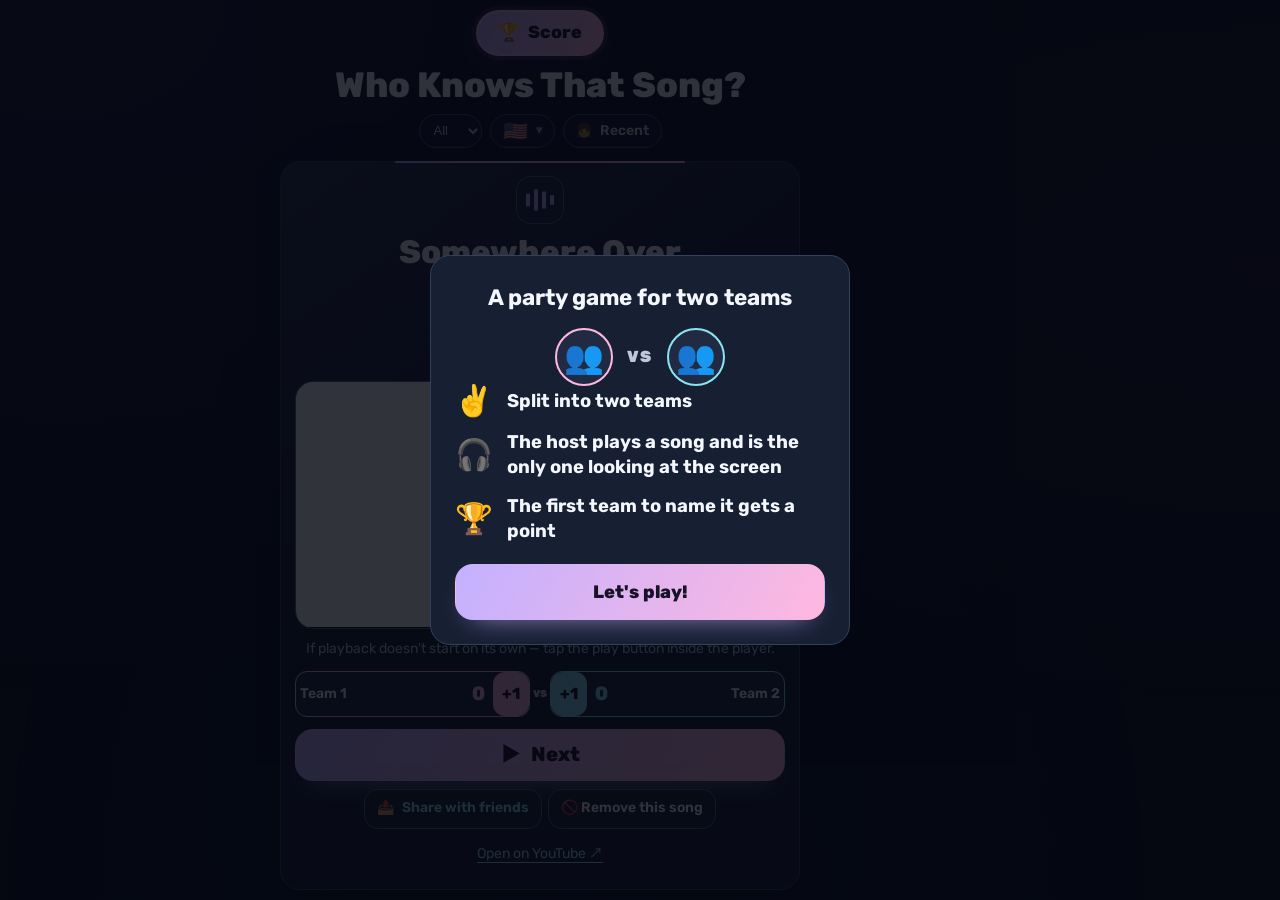
<file: index.html>
<!doctype html>
<html lang="he" dir="rtl">
<head>
  <meta charset="utf-8" />
  <meta name="viewport" content="width=device-width, initial-scale=1" />
  <script>
    (function () {
      var h = window.innerHeight;
      document.documentElement.className += h <= 800 ? " screen-short" : h <= 900 ? " screen-regular" : " screen-tall";
    })();
  </script>
  <title>זיהוי שירים אקראי</title>
  <meta name="description" content="כלי משחק קבוצתי: שיר רנדומלי, אומן ושנה, מנוגן ישירות מהעמוד." />
  <meta property="og:type" content="website" />
  <meta property="og:site_name" content="Muzika Party" />
  <meta property="og:title" content="מי מזהה את השיר? משחק מסיבה" />
  <meta property="og:description" content="נחשו את השיר לפני כולם. אתגרו אותי!" />
  <meta property="og:image" content="https://muzika.sofrimyamim.com/icons/icon-512.png" />
  <meta property="og:url" content="https://muzika.sofrimyamim.com/" />
  <meta name="twitter:card" content="summary" />
  <link rel="icon" href="favicon.png" type="image/png" />
  <link rel="apple-touch-icon" href="icons/icon-192.png" />
  <link rel="manifest" href="manifest.json" />
  <meta name="theme-color" content="#7c3aed" media="(prefers-color-scheme: light)" />
  <meta name="theme-color" content="#0a0a12" media="(prefers-color-scheme: dark)" />
  <meta name="apple-mobile-web-app-capable" content="yes" />
  <meta name="apple-mobile-web-app-title" content="מי מזהה את השיר?" />
  <link rel="preconnect" href="https://fonts.googleapis.com" />
  <link rel="preconnect" href="https://fonts.gstatic.com" crossorigin />
  <link href="https://fonts.googleapis.com/css2?family=Rubik:wght@400;500;600;700;800;900&family=Noto+Sans:wght@400;600;700&family=Noto+Sans+Arabic:wght@400;600;700&family=Noto+Sans+SC:wght@400;600;700&family=Noto+Sans+Devanagari:wght@400;600;700&family=Noto+Sans+JP:wght@400;600;700&family=Noto+Sans+KR:wght@400;600;700&display=swap" rel="stylesheet" />
  <link rel="stylesheet" href="style.css" />
</head>
<body>
  <noscript data-i18n="noscript">הדף הזה זקוק ל-JavaScript כדי לבחור ולנגן שירים. אנא הפעילו JavaScript בדפדפן.</noscript>

  <div class="bg-glow" aria-hidden="true"></div>

  <div class="challenge-banner" id="challengeBanner" role="status" hidden></div>


  <div class="modal-overlay" id="langOverlay" hidden>
    <div class="modal" role="dialog" aria-modal="true" aria-labelledby="langModalTitle" id="langModal">
      <div class="modal-header">
        <h2 id="langModalTitle" data-i18n="langModalTitle">בחירת שפה</h2>
        <button class="modal-close" id="langCloseBtn" type="button" data-i18n-aria="scoreModalClose" aria-label="סגירת פופאפ">×</button>
      </div>
      <div class="modal-body">
        <div class="lang-grid" id="langGrid"></div>
      </div>
    </div>
  </div>

  <div class="modal-overlay" id="scoreOverlay" hidden>
    <div class="modal" role="dialog" aria-modal="true" aria-labelledby="scoreModalTitle" id="scoreModal">
      <div class="modal-header">
        <h2 id="scoreModalTitle" data-i18n="scoreModalTitle">ניקוד קבוצות</h2>
        <button class="modal-close" id="scoreCloseBtn" type="button" data-i18n-aria="scoreModalClose" aria-label="סגירת פופאפ">×</button>
      </div>

      <div class="modal-body">
        <div class="score-setup" id="scoreSetup">
          <p class="modal-label" data-i18n="teamsQuestion">כמה קבוצות משחקות?</p>
          <div class="stepper">
            <button type="button" class="stepper-btn" id="teamCountMinus" data-i18n-aria="teamsMinusAria" aria-label="פחות קבוצות">−</button>
            <span class="stepper-value" id="teamCountValue">2</span>
            <button type="button" class="stepper-btn" id="teamCountPlus" data-i18n-aria="teamsPlusAria" aria-label="עוד קבוצות">+</button>
          </div>
          <button type="button" class="primary-btn" id="startScoringBtn" data-i18n="startScoring">התחלת ניקוד</button>
        </div>

        <div class="scoreboard" id="scoreboard" hidden>
          <div class="score-rows" id="scoreRows"></div>
          <div class="scoreboard-actions">
            <button type="button" class="link-btn" id="reconfigureBtn" data-i18n="reconfigure">שינוי מספר קבוצות</button>
            <button type="button" class="link-btn" id="shareScoreBtn" data-i18n="shareResult">שתף תוצאה</button>
            <button type="button" class="danger-btn" id="resetScoresBtn" data-i18n="resetScores">איפוס ניקוד</button>
          </div>
        </div>
      </div>
    </div>
  </div>

  <div class="howto" id="howto" hidden>
    <div class="howto-card" role="dialog" aria-modal="true" aria-labelledby="howtoTitle">
      <h2 id="howtoTitle" data-i18n="howtoTitle">משחק מסיבה לשתי קבוצות</h2>
      <div class="howto-teams" aria-hidden="true"><span class="howto-team howto-team--0">👥</span><span class="howto-vs">VS</span><span class="howto-team howto-team--1">👥</span></div>
      <ul class="howto-list">
        <li><span class="howto-icon" aria-hidden="true">✌️</span><span data-i18n="howto1Title">מתחלקים לשתי קבוצות</span></li>
        <li><span class="howto-icon" aria-hidden="true">🎧</span><span data-i18n="howto2Title">המנחה מנגן שיר, ורק המנחה רואה את המסך</span></li>
        <li><span class="howto-icon" aria-hidden="true">🏆</span><span data-i18n="howto3Title">הקבוצה שמזהה ראשונה מקבלת נקודה</span></li>
      </ul>
      <div class="howto-actions">
        <button type="button" class="primary-btn" id="howtoPlay" data-i18n="howtoOk">יאללה, משחקים!</button>
      </div>
    </div>
  </div>
  <div class="app-shell" id="appShell">
  <header class="masthead">
    <div class="masthead-actions">
      <button class="score-fab" id="scoreOpenBtn" type="button" aria-haspopup="dialog" aria-controls="scoreModal">
        <span aria-hidden="true">🏆</span> <span data-i18n="scoreBtn">ניקוד</span>
      </button>
    </div>
    <span class="kicker"><span class="kicker-dot" aria-hidden="true"></span><span data-i18n="kicker">משחק חברתי לשתי קבוצות</span></span>
    <h1 data-i18n="title">מי מזהה את השיר?</h1>
    <div class="masthead-settings">
      <label class="decade-filter"><span class="sr-only" data-i18n="decadeLabel">עשור</span><select id="decadeSelect" aria-label="עשור"><option value="all" data-i18n="decadeAll">הכול</option><option value="1980">80s</option><option value="1990">90s</option><option value="2000">00s</option><option value="2010">10s</option><option value="2020">20s</option></select></label>
      <button class="lang-btn" id="langOpenBtn" type="button" aria-haspopup="dialog" aria-controls="langModal" aria-label="עברית">
        <span id="langFlag" class="lang-flag-main" aria-hidden="true">🇮🇱</span>
        <span id="langName" class="sr-only">עברית</span>
        <span class="lang-caret" aria-hidden="true">▾</span>
      </button>
      <button class="new-btn" id="newBtn" type="button" aria-pressed="false" data-i18n-aria="newBtnAria" aria-label="מצב ילדים">
        <span aria-hidden="true">👧</span><span class="new-btn-label" data-i18n="newBtnLabel">ילדים</span>
      </button>
    </div>
  </header>

  <main class="sleeve">
    <div class="now-row">
      <div class="visualizer" aria-hidden="true">
        <span class="bar"></span>
        <span class="bar"></span>
        <span class="bar"></span>
        <span class="bar"></span>
      </div>
      <div class="track-info" aria-live="polite">
        <div class="reveal-state" id="revealState">
          <div class="title" id="songTitle" dir="auto">—</div>
          <div class="artist" id="songArtist" dir="auto">—</div>
          <div class="year" id="songYear">—</div>
        </div>
      </div>
    </div>

    <div class="video-frame" id="videoFrame"></div>
    <p class="hint" data-i18n="hint">אם הניגון לא מתחיל לבד — לחצו על כפתור ההפעלה בתוך הנגן.</p>

    <div class="team-bar team-bar--2" id="teamBar"></div>

    <div class="controls">
      <button class="shuffle-btn" id="primaryBtn" type="button">
        <span class="primary-icon" id="primaryIcon" aria-hidden="true">🎭</span> <span id="primaryLabel" data-i18n="nextBtn">הבא</span>
      </button>
      <div class="secondary-actions">
        <button class="share-btn" id="shareBtn" type="button">
          <span aria-hidden="true">📤</span> <span data-i18n="shareBtn">שתף עם חברים</span>
        </button>
        <button class="yt-link" id="hideSongBtn" type="button" hidden data-i18n="hideSong">🚫 להוציא את השיר</button>
        <a class="yt-link" id="ytLink" href="#" target="_blank" rel="noopener" hidden data-i18n="ytLink">פתח ביוטיוב ↗</a>
      </div>
    </div>
  </main>
  </div>

  <script src="i18n.js"></script>
  <script src="analytics.js"></script>
  <script src="challenge.js"></script>
  <script src="musicProvider.js"></script>
  <script src="shuffleEngine.js"></script>
  <script src="app.js"></script>
  <script src="score.js"></script>
  <script src="share.js"></script>
  <script src="lang.js"></script>
  <script>
    if ("serviceWorker" in navigator) {
      window.addEventListener("load", () => {
        navigator.serviceWorker.register("service-worker.js").catch(() => {});
      });
    }
  </script>
</body>
</html>
</file>
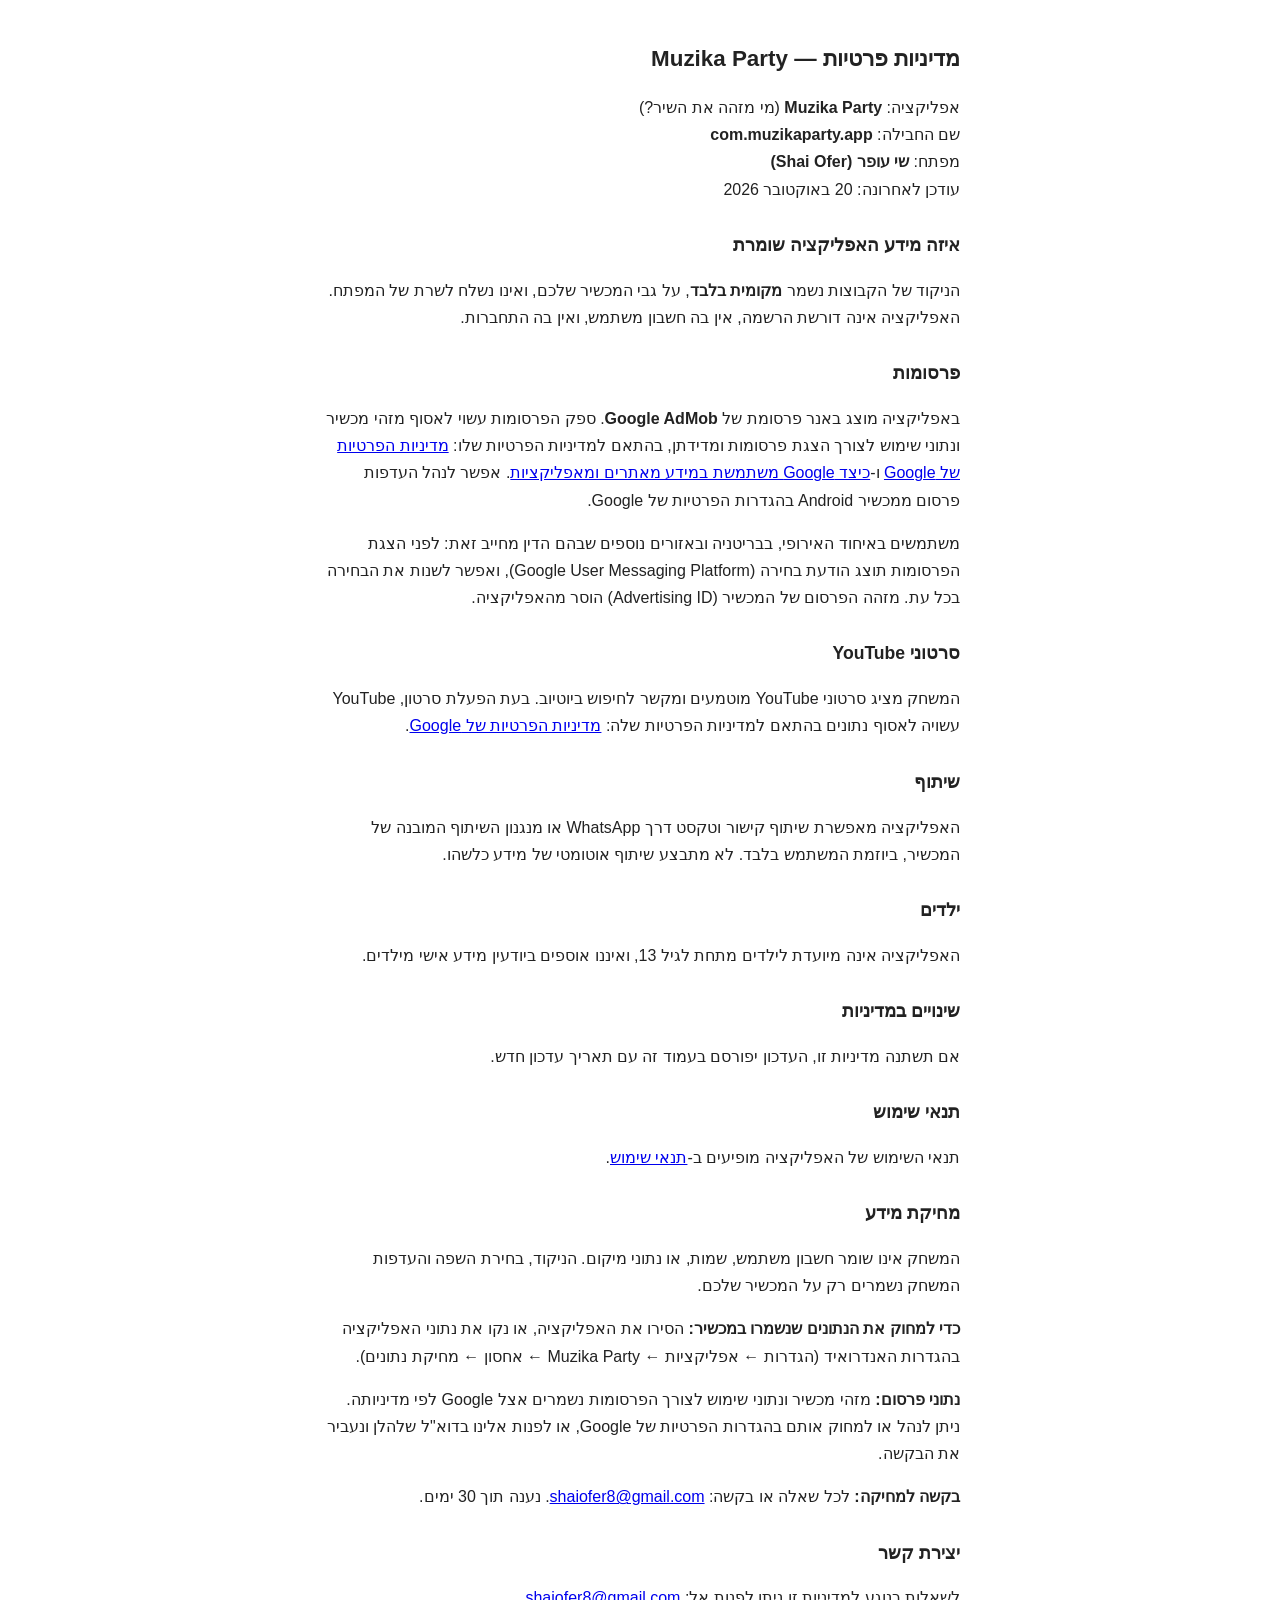
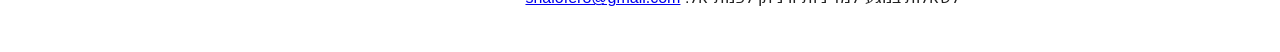
<file: privacy-policy.html>
<!doctype html>
<html lang="he" dir="rtl">
<head>
<meta charset="UTF-8">
<meta name="viewport" content="width=device-width, initial-scale=1">
<title>מדיניות פרטיות — Muzika Party</title>
<style>
  body { font-family: -apple-system, "Segoe UI", Arial, sans-serif; max-width: 640px; margin: 40px auto; padding: 0 20px; line-height: 1.7; color: #222; }
  h1 { font-size: 1.4rem; }
  h2 { font-size: 1.1rem; margin-top: 28px; }
</style>
</head>
<body>
  <h1>מדיניות פרטיות — Muzika Party</h1>
  <p>אפליקציה: <strong>Muzika Party</strong> (מי מזהה את השיר?)<br>
  שם החבילה: <strong>com.muzikaparty.app</strong><br>
  מפתח: <strong>שי עופר (Shai Ofer)</strong><br>
  עודכן לאחרונה: 20 באוקטובר 2026</p>

  <h2>איזה מידע האפליקציה שומרת</h2>
  <p>הניקוד של הקבוצות נשמר <strong>מקומית בלבד</strong>, על גבי המכשיר שלכם, ואינו נשלח לשרת של המפתח. האפליקציה אינה דורשת הרשמה, אין בה חשבון משתמש, ואין בה התחברות.</p>

  <h2>פרסומות</h2>
  <p>באפליקציה מוצג באנר פרסומת של <strong>Google AdMob</strong>. ספק הפרסומות עשוי לאסוף מזהי מכשיר ונתוני שימוש לצורך הצגת פרסומות ומדידתן, בהתאם למדיניות הפרטיות שלו:
  <a href="https://policies.google.com/privacy" target="_blank" rel="noopener">מדיניות הפרטיות של Google</a> ו-<a href="https://policies.google.com/technologies/ads" target="_blank" rel="noopener">כיצד Google משתמשת במידע מאתרים ומאפליקציות</a>. אפשר לנהל העדפות פרסום ממכשיר Android בהגדרות הפרטיות של Google.</p>
  <p>משתמשים באיחוד האירופי, בבריטניה ובאזורים נוספים שבהם הדין מחייב זאת: לפני הצגת הפרסומות תוצג הודעת בחירה (Google User Messaging Platform), ואפשר לשנות את הבחירה בכל עת. מזהה הפרסום של המכשיר (Advertising ID) הוסר מהאפליקציה.</p>

  <h2>סרטוני YouTube</h2>
  <p>המשחק מציג סרטוני YouTube מוטמעים ומקשר לחיפוש ביוטיוב. בעת הפעלת סרטון, YouTube עשויה לאסוף נתונים בהתאם למדיניות הפרטיות שלה: <a href="https://policies.google.com/privacy" target="_blank" rel="noopener">מדיניות הפרטיות של Google</a>.</p>

  <h2>שיתוף</h2>
  <p>האפליקציה מאפשרת שיתוף קישור וטקסט דרך WhatsApp או מנגנון השיתוף המובנה של המכשיר, ביוזמת המשתמש בלבד. לא מתבצע שיתוף אוטומטי של מידע כלשהו.</p>

  <h2>ילדים</h2>
  <p>האפליקציה אינה מיועדת לילדים מתחת לגיל 13, ואיננו אוספים ביודעין מידע אישי מילדים.</p>

  <h2>שינויים במדיניות</h2>
  <p>אם תשתנה מדיניות זו, העדכון יפורסם בעמוד זה עם תאריך עדכון חדש.</p>

  <h2>תנאי שימוש</h2>
  <p>תנאי השימוש של האפליקציה מופיעים ב-<a href="terms.html">תנאי שימוש</a>.</p>
  <h2 id="deletion">מחיקת מידע</h2>
  <p>המשחק אינו שומר חשבון משתמש, שמות, או נתוני מיקום. הניקוד, בחירת השפה והעדפות המשחק נשמרים רק על המכשיר שלכם.</p>
  <p><strong>כדי למחוק את הנתונים שנשמרו במכשיר:</strong> הסירו את האפליקציה, או נקו את נתוני האפליקציה בהגדרות האנדרואיד (הגדרות ← אפליקציות ← Muzika Party ← אחסון ← מחיקת נתונים).</p>
  <p><strong>נתוני פרסום:</strong> מזהי מכשיר ונתוני שימוש לצורך הפרסומות נשמרים אצל Google לפי מדיניותה. ניתן לנהל או למחוק אותם בהגדרות הפרטיות של Google, או לפנות אלינו בדוא"ל שלהלן ונעביר את הבקשה.</p>
  <p><strong>בקשה למחיקה:</strong> לכל שאלה או בקשה: <a href="mailto:shaiofer8@gmail.com">shaiofer8@gmail.com</a>. נענה תוך 30 ימים.</p>
  <h2>יצירת קשר</h2>
  <p>לשאלות בנוגע למדיניות זו ניתן לפנות אל: <a href="mailto:shaiofer8@gmail.com">shaiofer8@gmail.com</a></p>
</body>
</html>
</file>
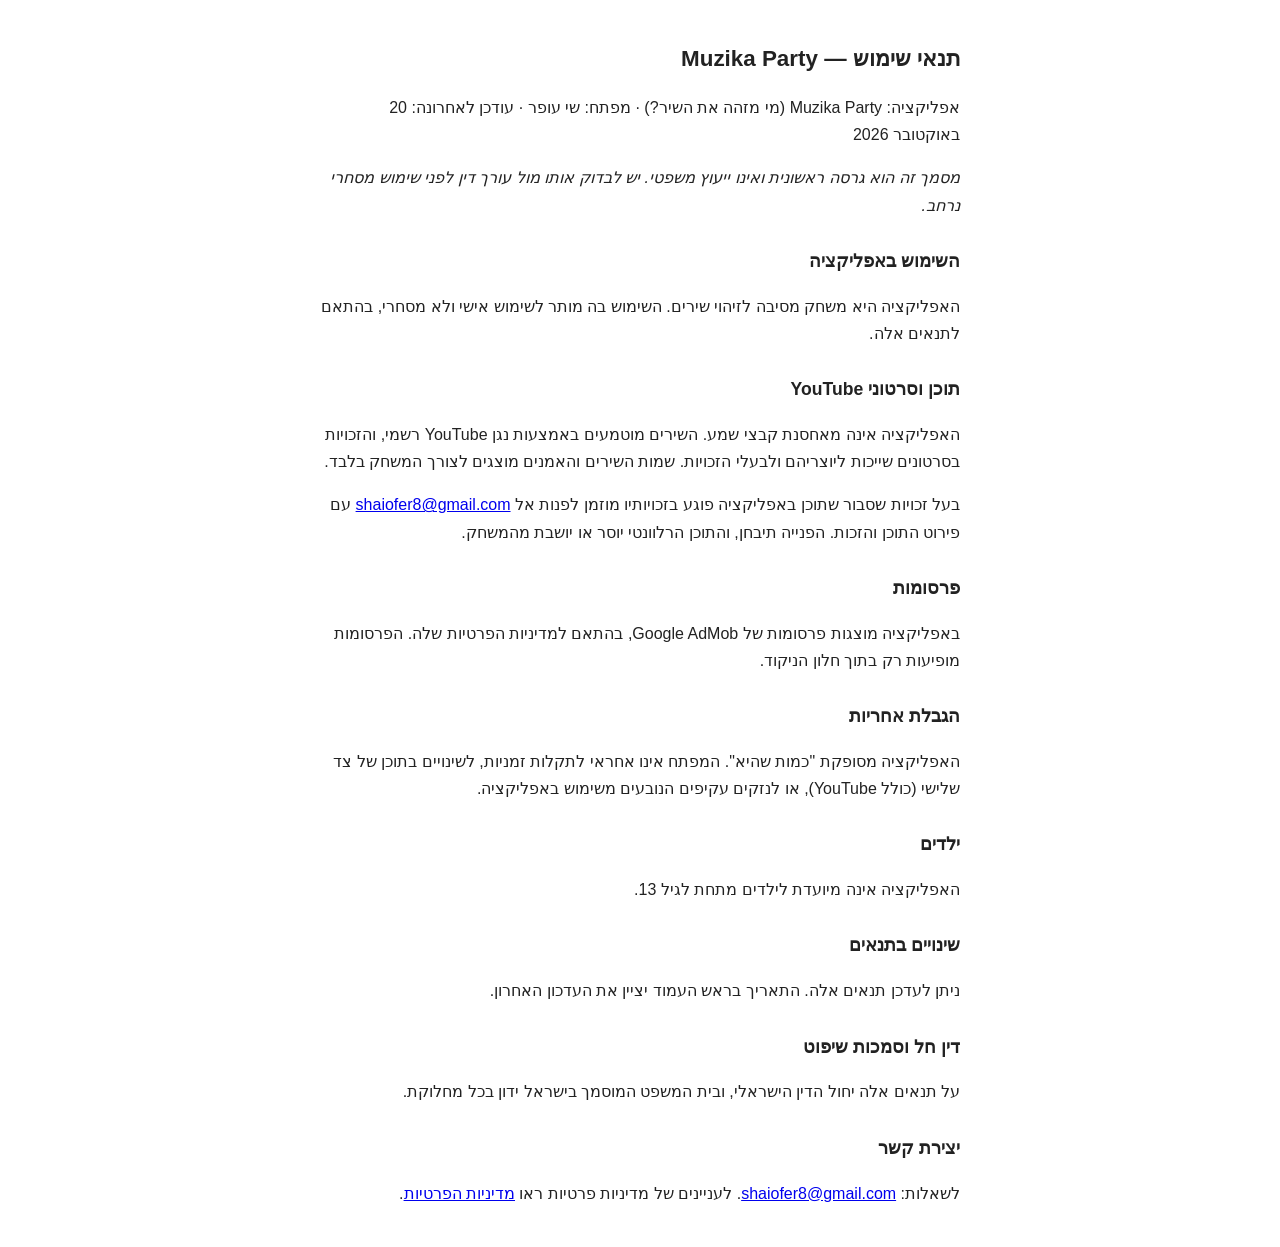
<file: terms.html>
<!doctype html>
<html lang="he" dir="rtl">
<head>
<meta charset="utf-8">
<meta name="viewport" content="width=device-width, initial-scale=1">
<title>תנאי שימוש — Muzika Party</title>
<style>
  body { font-family: -apple-system, "Segoe UI", Arial, sans-serif; max-width: 640px; margin: 40px auto; padding: 0 20px; line-height: 1.7; color: #222; }
  h1 { font-size: 1.4rem; }
  h2 { font-size: 1.1rem; margin-top: 28px; }
</style>
</head>
<body>
<h1>תנאי שימוש — Muzika Party</h1>
<p>אפליקציה: Muzika Party (מי מזהה את השיר?) · מפתח: שי עופר · עודכן לאחרונה: 20 באוקטובר 2026</p>
<p><em>מסמך זה הוא גרסה ראשונית ואינו ייעוץ משפטי. יש לבדוק אותו מול עורך דין לפני שימוש מסחרי נרחב.</em></p>

<h2>השימוש באפליקציה</h2>
<p>האפליקציה היא משחק מסיבה לזיהוי שירים. השימוש בה מותר לשימוש אישי ולא מסחרי, בהתאם לתנאים אלה.</p>

<h2>תוכן וסרטוני YouTube</h2>
<p>האפליקציה אינה מאחסנת קבצי שמע. השירים מוטמעים באמצעות נגן YouTube רשמי, והזכויות בסרטונים שייכות ליוצריהם ולבעלי הזכויות. שמות השירים והאמנים מוצגים לצורך המשחק בלבד.</p>
<p>בעל זכויות שסבור שתוכן באפליקציה פוגע בזכויותיו מוזמן לפנות אל <a href="mailto:shaiofer8@gmail.com">shaiofer8@gmail.com</a> עם פירוט התוכן והזכות. הפנייה תיבחן, והתוכן הרלוונטי יוסר או יושבת מהמשחק.</p>

<h2>פרסומות</h2>
<p>באפליקציה מוצגות פרסומות של Google AdMob, בהתאם למדיניות הפרטיות שלה. הפרסומות מופיעות רק בתוך חלון הניקוד.</p>

<h2>הגבלת אחריות</h2>
<p>האפליקציה מסופקת "כמות שהיא". המפתח אינו אחראי לתקלות זמניות, לשינויים בתוכן של צד שלישי (כולל YouTube), או לנזקים עקיפים הנובעים משימוש באפליקציה.</p>

<h2>ילדים</h2>
<p>האפליקציה אינה מיועדת לילדים מתחת לגיל 13.</p>

<h2>שינויים בתנאים</h2>
<p>ניתן לעדכן תנאים אלה. התאריך בראש העמוד יציין את העדכון האחרון.</p>

<h2>דין חל וסמכות שיפוט</h2>
<p>על תנאים אלה יחול הדין הישראלי, ובית המשפט המוסמך בישראל ידון בכל מחלוקת.</p>

<h2>יצירת קשר</h2>
<p>לשאלות: <a href="mailto:shaiofer8@gmail.com">shaiofer8@gmail.com</a>. לעניינים של מדיניות פרטיות ראו <a href="privacy-policy.html">מדיניות הפרטיות</a>.</p>
</body>
</html>
</file>
<file: style.css>
:root {
  color-scheme: dark;

  --bg: #090d19;
  --surface: #171f33;
  --glass: rgba(23, 31, 51, 0.9);
  --surface-raised: #202b43;
  --surface-hover: #2b3853;
  --text: #f5f7ff;
  --text-muted: #bdc8df;
  --border: #536381;
  --border-soft: #34415c;
  --accent-a: #c3b1ff;
  --accent-b: #ffb8df;
  --accent-c: #8ce4f0;
  --on-accent: #171225;
  --danger: #ffb5c8;
  --danger-bg: #3b2436;
  --success: #a7efce;
  --success-bg: #19382f;
  --focus: #b5f3ff;
  --video-bg: #050810;
  --overlay: rgba(4, 7, 16, 0.82);
  --shadow: rgba(0, 0, 0, 0.42);
  --glow-a: rgba(137, 100, 255, 0.10);
  --glow-b: rgba(240, 114, 184, 0.05);
  --glow-c: rgba(74, 209, 225, 0.04);
  --accent-wash: rgba(195, 177, 255, 0.12);
  --clear: transparent;

  --gradient: linear-gradient(
    120deg,
    var(--accent-a),
    var(--accent-b)
  );
  --radius: 20px;
  --radius-small: 12px;
  --ease: cubic-bezier(0.22, 1, 0.36, 1);
  --fast: 160ms;
  --enter: 280ms;
}

*,
*::before,
*::after {
  box-sizing: border-box;
}

html {
  min-block-size: 100%;
  background: var(--bg);
  scroll-padding-block: 24px;
}

body {
  margin: 0;
  min-block-size: 100vh;
  min-block-size: 100svh;
  padding: 20px 16px 40px;
  padding-block-start: max(20px, env(safe-area-inset-top));
  padding-block-end: max(40px, env(safe-area-inset-bottom));
  padding-inline-start: max(16px, env(safe-area-inset-left));
  padding-inline-end: max(16px, env(safe-area-inset-right));
  display: grid;
  grid-template-columns: repeat(2, minmax(0, 1fr));
  align-content: start;
  gap: 20px 12px;
  isolation: isolate;
  direction: inherit;
  background: var(--bg);
  color: var(--text);
  font-family:
    "Rubik", "Noto Sans", "Noto Sans Arabic",
    "Noto Sans SC", "Noto Sans Devanagari",
    "Noto Sans JP", "Noto Sans KR",
    "Segoe UI", "Arial Hebrew", Arial, sans-serif;
  font-size: 16px;
  line-height: 1.6;
}

body > :is(
  noscript,
  .challenge-banner,
  .app-shell,
  footer.meta
) {
  grid-column: 1 / -1;
  inline-size: min(100%, 520px);
  min-inline-size: 0;
  justify-self: center;
}

[hidden] {
  display: none !important;
}

button,
input {
  font: inherit;
}

button,
a,
input {
  -webkit-tap-highlight-color: var(--accent-wash);
}

button,
a {
  touch-action: manipulation;
}

button,
a,
input,
h1,
h2,
p {
  overflow-wrap: anywhere;
}

button {
  min-inline-size: 44px;
  min-block-size: 44px;
  padding: 10px 16px;
  border: 1px solid var(--border);
  border-radius: var(--radius-small);
  background: var(--surface);
  color: var(--text);
  font-weight: 600;
  line-height: 1.45;
  cursor: pointer;
  transition:
    transform var(--fast) var(--ease),
    background-color var(--fast) ease,
    border-color var(--fast) ease,
    box-shadow var(--fast) ease;
}

a {
  color: var(--accent-c);
  text-underline-offset: 4px;
}

:where(button, a, input, [tabindex]):focus-visible {
  outline: 3px solid var(--focus);
  outline-offset: 4px;
}

button:disabled {
  cursor: not-allowed;
  opacity: 0.65;
}

button:not(:disabled):active,
a:active {
  transform: translateY(1px) scale(0.98);
}

.bg-glow {
  position: fixed;
  inset: 0;
  z-index: -1;
  pointer-events: none;
  background:
    radial-gradient(
      ellipse at 5% 0%,
      var(--glow-a),
      var(--clear) 55%
    ),
    radial-gradient(
      ellipse at 100% 30%,
      var(--glow-b),
      var(--clear) 50%
    ),
    radial-gradient(
      ellipse at 45% 100%,
      var(--glow-c),
      var(--clear) 60%
    );
}

.sr-only {
  position: absolute;
  inline-size: 1px;
  block-size: 1px;
  padding: 0;
  margin: -1px;
  overflow: hidden;
  clip-path: inset(50%);
  white-space: nowrap;
  border: 0;
}

/* Toolbar stays in document flow, including at large text sizes. */
.score-fab,
.wa-fab {
  grid-row: 1;
  inline-size: fit-content;
  max-inline-size: 100%;
  min-block-size: 44px;
  display: inline-flex;
  align-items: center;
  justify-content: center;
  gap: 8px;
  padding: 10px 14px;
  border: 1px solid var(--border);
  border-radius: 999px;
  background: var(--glass);
  color: var(--text);
  text-align: center;
  text-decoration: none;
  font-size: 0.875rem;
  font-weight: 600;
  transition:
    transform var(--fast) var(--ease),
    background-color var(--fast) ease,
    border-color var(--fast) ease;
}

.score-fab {
  border: 0;
  background: var(--gradient);
  color: var(--on-accent);
  font-weight: 800;
  box-shadow: 0 8px 24px var(--glow-a);
}

.wa-fab {
  grid-column: 2;
  justify-self: end;
  color: var(--success);
  background: var(--success-bg);
}

.masthead {
  display: flex;
  flex-direction: column;
  align-items: center;
  gap: 14px;
  text-align: center;
  animation: enter var(--enter) var(--ease);
}

.masthead-actions {
  display: flex;
  flex-wrap: wrap;
  justify-content: center;
  gap: 10px;
}

.masthead-settings {
  display: flex;
  justify-content: center;
  flex-wrap: wrap;
  gap: 8px;
  margin-block-start: 6px;
  opacity: 0.8;
}

.masthead-settings .lang-btn,
.masthead-settings .new-btn {
  min-block-size: 36px;
  font-size: 0.8125rem;
  padding: 6px 12px;
}

.lang-btn,
.new-btn {
  display: inline-flex;
  justify-content: center;
  align-items: center;
  gap: 8px;
  border-radius: 999px;
}

.lang-flag-main,
.lang-flag {
  flex-shrink: 0;
  font-size: 1.25rem;
  line-height: 1;
}

.lang-caret {
  color: var(--text-muted);
  font-size: 0.75rem;
}

.new-btn-label {
  font-size: 0.875rem;
}

.new-btn.active,
.new-btn[aria-pressed="true"],
.lang-option.active {
  border-color: var(--accent-a);
  background: var(--surface-raised);
  box-shadow: inset 0 0 0 1px var(--accent-a);
}

.kicker {
  display: inline-flex;
  align-items: center;
  justify-content: center;
  gap: 8px;
  max-inline-size: 100%;
  color: var(--text-muted);
  font-size: 0.8125rem;
  font-weight: 500;
}

.kicker-dot {
  inline-size: 8px;
  block-size: 8px;
  flex-shrink: 0;
  border-radius: 50%;
  background: var(--accent-c);
  box-shadow: 0 0 18px var(--glow-c);
}

.masthead h1 {
  margin: 0;
  color: var(--text);
  font-size: clamp(2rem, 8vw, 3rem);
  font-weight: 800;
  line-height: 1.25;
  text-wrap: balance;
}

.sleeve {
  position: relative;
  display: flex;
  flex-direction: column;
  align-items: center;
  gap: 20px;
  padding: 24px 18px;
  border: 1px solid var(--border-soft);
  border-radius: var(--radius);
  background:
    linear-gradient(
      145deg,
      var(--accent-wash),
      var(--clear) 45%
    ),
    var(--glass);
  box-shadow: 0 24px 70px -24px var(--shadow);
  animation: enter var(--enter) var(--ease);
}

.sleeve::before {
  content: "";
  position: absolute;
  inset-block-start: -1px;
  inset-inline: 22%;
  block-size: 2px;
  border-radius: 999px;
  background: var(--gradient);
  pointer-events: none;
}

.now-row {
  display: flex;
  flex-direction: column;
  align-items: center;
  gap: 16px;
  inline-size: 100%;
  min-inline-size: 0;
}

.visualizer {
  inline-size: 48px;
  block-size: 48px;
  flex-shrink: 0;
  display: flex;
  align-items: center;
  justify-content: center;
  gap: 4px;
  border: 1px solid var(--border);
  border-radius: 15px;
  background: var(--surface-raised);
}

.visualizer .bar {
  inline-size: 4px;
  block-size: 22px;
  border-radius: 999px;
  background: var(--accent-a);
  transform: scaleY(0.6);
  animation: equalizer 700ms var(--ease) 2;
}

.visualizer .bar:nth-child(2) {
  transform: scaleY(1);
  animation-delay: 80ms;
}

.visualizer .bar:nth-child(3) {
  transform: scaleY(0.8);
  animation-delay: 160ms;
}

.visualizer .bar:nth-child(4) {
  transform: scaleY(0.45);
  animation-delay: 240ms;
}

.track-info,
.reveal-state {
  display: flex;
  flex-direction: column;
  align-items: center;
  gap: 8px;
  inline-size: 100%;
  min-inline-size: 0;
  text-align: center;
}

.track-info.pop {
  animation: enter var(--enter) var(--ease);
}

.track-info .title {
  max-inline-size: 100%;
  color: var(--text);
  font-size: clamp(1.75rem, 7.5vw, 2.5rem);
  font-weight: 800;
  line-height: 1.3;
  text-wrap: balance;
  overflow-wrap: anywhere;
}

.track-info .artist {
  max-inline-size: 100%;
  color: var(--text-muted);
  font-size: 1.125rem;
  line-height: 1.5;
  overflow-wrap: anywhere;
}

.track-info .year {
  padding: 3px 12px;
  border: 1px solid var(--border-soft);
  border-radius: 999px;
  background: var(--surface);
  color: var(--accent-c);
  font-size: 0.875rem;
  font-weight: 600;
  font-variant-numeric: tabular-nums;
}

.video-frame {
  inline-size: 100%;
  aspect-ratio: 16 / 9;
  overflow: hidden;
  border: 1px solid var(--border);
  border-radius: 18px;
  background: var(--video-bg);
}

.video-frame iframe {
  display: block;
  inline-size: 100%;
  block-size: 100%;
  border: 0;
}

.hint,
.listening-hint,
.modal-label {
  margin: 0;
  color: var(--text-muted);
  text-align: center;
  font-size: 0.9375rem;
  line-height: 1.65;
}

.controls {
  display: flex;
  flex-direction: column;
  gap: 12px;
  inline-size: 100%;
}

.shuffle-btn,
.primary-btn {
  display: inline-flex;
  align-items: center;
  justify-content: center;
  gap: 10px;
  inline-size: 100%;
  min-block-size: 56px;
  border-color: var(--clear);
  border-radius: 18px;
  background: var(--gradient);
  color: var(--on-accent);
  font-size: 1.125rem;
  font-weight: 800;
  box-shadow: 0 12px 28px -18px var(--accent-a);
}

.shuffle-btn {
  font-size: 1.25rem;
}

.secondary-actions {
  display: flex;
  align-items: center;
  justify-content: center;
  flex-wrap: wrap;
  gap: 10px;
}

.share-btn,
.skip-btn,
.yt-link {
  display: inline-flex;
  align-items: center;
  justify-content: center;
  gap: 8px;
  min-inline-size: 44px;
  min-block-size: 44px;
  padding: 10px 14px;
  border-radius: 14px;
  font-size: 0.9375rem;
  text-align: center;
}

.share-btn {
  color: var(--accent-c);
}

.yt-link {
  transition:
    background-color var(--fast) ease,
    transform var(--fast) var(--ease);
}

.challenge-banner {
  padding: 14px 18px;
  border: 1px solid var(--accent-a);
  border-radius: 18px;
  background:
    linear-gradient(
      115deg,
      var(--accent-wash),
      var(--clear)
    ),
    var(--glass);
  color: var(--text);
  text-align: start;
  font-size: 1rem;
  font-weight: 600;
  overflow-wrap: anywhere;
  animation: enter var(--enter) var(--ease);
}

body.modal-open {
  overflow: hidden;
}

.modal-overlay {
  position: fixed;
  inset: 0;
  z-index: 50;
  display: flex;
  align-items: center;
  justify-content: center;
  padding: 16px;
  padding-block-start: max(16px, env(safe-area-inset-top));
  padding-block-end: max(16px, env(safe-area-inset-bottom));
  background: var(--overlay);
  animation: fade-in 180ms ease;
}

.modal {
  inline-size: min(100%, 460px);
  min-inline-size: 0;
  max-block-size: 100%;
  overflow-y: auto;
  overscroll-behavior: contain;
  padding: 20px;
  border: 1px solid var(--border);
  border-radius: var(--radius);
  background:
    linear-gradient(
      145deg,
      var(--accent-wash),
      var(--clear) 45%
    ),
    var(--surface);
  color: var(--text);
  box-shadow: 0 28px 80px -20px var(--shadow);
  scrollbar-color: var(--border) var(--surface);
  animation: enter var(--enter) var(--ease);
}

.modal-header {
  display: flex;
  align-items: center;
  justify-content: space-between;
  gap: 12px;
  margin-block-end: 20px;
}

.modal-header h2 {
  min-inline-size: 0;
  margin: 0;
  font-size: 1.5rem;
  font-weight: 800;
  line-height: 1.4;
}

.modal-close,
.stepper-btn,
.score-btn {
  display: inline-flex;
  align-items: center;
  justify-content: center;
  flex-shrink: 0;
  inline-size: 44px;
  block-size: 44px;
  padding: 0;
  border-radius: 14px;
  font-size: 1.375rem;
}

.modal-close {
  border-radius: 50%;
}

.modal-body,
.score-setup,
.scoreboard,
.score-rows {
  display: flex;
  flex-direction: column;
  min-inline-size: 0;
  gap: 16px;
}

.score-setup {
  align-items: center;
  gap: 24px;
}

.stepper,
.score-controls {
  display: flex;
  align-items: center;
  justify-content: center;
  gap: 12px;
}

.stepper-value,
.score-value {
  min-inline-size: 3ch;
  text-align: center;
  font-variant-numeric: tabular-nums;
  font-weight: 800;
  overflow-wrap: anywhere;
}

.stepper-value {
  font-size: 2.5rem;
}

.score-value {
  font-size: 1.5rem;
}

.score-row {
  display: grid;
  grid-template-columns: minmax(0, 1fr);
  gap: 12px;
  padding: 14px;
  border: 1px solid var(--border-soft);
  border-radius: 18px;
  background: var(--surface-raised);
  animation: enter 220ms var(--ease);
}

.team-name-input {
  inline-size: 100%;
  min-inline-size: 0;
  min-block-size: 44px;
  padding: 10px 12px;
  border: 1px solid var(--border);
  border-radius: 12px;
  background: var(--surface);
  color: var(--text);
  caret-color: var(--accent-c);
  text-align: start;
  font-size: 1rem;
  font-weight: 600;
  transition:
    border-color var(--fast) ease,
    background-color var(--fast) ease;
}

.team-name-input:focus {
  border-color: var(--focus);
}

.score-btn.plus {
  color: var(--accent-c);
}

.score-btn.minus {
  color: var(--danger);
}

.scoreboard-actions {
  display: grid;
  grid-template-columns: minmax(0, 1fr);
  gap: 10px;
}

.link-btn,
.danger-btn {
  inline-size: 100%;
  min-block-size: 48px;
  font-size: 0.9375rem;
}

.link-btn {
  text-decoration: underline;
  text-underline-offset: 4px;
}

#shareScoreBtn {
  border-color: var(--accent-a);
  background: var(--accent-wash);
  color: var(--text);
  font-weight: 700;
}

.danger-btn {
  background: var(--danger-bg);
  color: var(--danger);
}

.lang-grid {
  display: grid;
  grid-template-columns:
    repeat(auto-fit, minmax(min(100%, 130px), 1fr));
  gap: 10px;
}

.lang-option {
  display: flex;
  align-items: center;
  gap: 10px;
  min-inline-size: 0;
  min-block-size: 52px;
  padding: 12px;
  text-align: start;
}

.lang-label {
  min-inline-size: 0;
  overflow-wrap: anywhere;
}

noscript,
footer.meta {
  padding: 12px 16px;
  border: 1px solid var(--border-soft);
  border-radius: 16px;
  background: var(--surface);
  color: var(--text-muted);
  text-align: center;
  font-size: 0.875rem;
}

/* Logical properties inherit RTL/LTR from the existing HTML. */
:root[dir="rtl"] .kicker {
  letter-spacing: normal;
}

@supports (backdrop-filter: blur(16px)) {
  .sleeve,
  .challenge-banner,
  .score-fab,
  .wa-fab {
    -webkit-backdrop-filter: blur(16px);
    backdrop-filter: blur(16px);
  }

  .modal-overlay {
    -webkit-backdrop-filter: blur(8px);
    backdrop-filter: blur(8px);
  }
}

@media (hover: hover) and (pointer: fine) {
  button:not(:disabled):hover {
    border-color: var(--accent-a);
    background-color: var(--surface-hover);
    transform: translateY(-2px);
  }

  .shuffle-btn:not(:disabled):hover,
  .primary-btn:not(:disabled):hover {
    box-shadow: 0 10px 30px -12px var(--glow-a);
  }

  .score-fab:hover,
  .wa-fab:hover,
  .yt-link:hover {
    border-color: var(--accent-c);
    background-color: var(--surface-hover);
    transform: translateY(-2px);
  }

  .team-name-input:hover {
    border-color: var(--accent-a);
  }
}

@media (min-width: 600px) {
  body {
    padding-inline: max(24px, calc((100% - 720px) / 2));
    gap: 24px 16px;
  }

  .sleeve {
    padding: 32px;
    gap: 24px;
  }

  .modal {
    padding: 24px;
  }
}

@media (max-width: 360px) {
  body {
    padding-inline: 12px;
    gap: 16px 8px;
  }

  .sleeve,
  .modal {
    padding: 16px;
    border-radius: 22px;
  }

  .score-fab,
  .wa-fab {
    padding-inline: 10px;
  }
}

@keyframes enter {
  from {
    opacity: 0;
    transform: translateY(8px);
  }
  to {
    opacity: 1;
    transform: translateY(0);
  }
}

@keyframes fade-in {
  from { opacity: 0; }
  to { opacity: 1; }
}

@keyframes equalizer {
  0%, 100% { scale: 1 1; }
  50% { scale: 1 0.45; }
}

@media (prefers-reduced-motion: reduce) {
  *,
  *::before,
  *::after {
    animation: none !important;
    transition: none !important;
    scroll-behavior: auto !important;
  }

  button,
  a {
    transform: none !important;
  }
}

@media (forced-colors: active) {
  .bg-glow,
  .sleeve::before {
    display: none;
  }

  .new-btn.active,
  .lang-option.active {
    border-width: 3px;
  }
}

.primary-icon {
  display: inline-block;
}

/* How-to overlay (first visit only) */
.howto {
  position: fixed;
  inset: 0;
  z-index: 60;
  display: grid;
  place-items: center;
  padding: 16px;
  background: var(--overlay);
}

.howto[hidden] {
  display: none;
}

.howto-card {
  width: min(92vw, 420px);
  padding: 24px;
  border-radius: var(--radius);
  background: var(--surface);
  color: var(--text);
  border: 1px solid var(--border-soft);
}

.howto-card h2 {
  margin: 0 0 12px;
  font-size: 1.4rem;
}

.howto-steps {
  margin: 0 0 20px;
  padding-inline-start: 20px;
  line-height: 1.6;
  color: var(--text-muted);
}

/* Tablets: keep the game column readable instead of stretching edge to edge */
@media (min-width: 700px) {
  .sleeve {
    max-width: 560px;
    margin-inline: auto;
  }
}

.howto-dots {
  display: flex;
  justify-content: center;
  gap: 8px;
  margin: 0 0 16px;
}

.howto-dots span {
  width: 8px;
  height: 8px;
  border-radius: 50%;
  background: var(--border-soft);
}

.howto-dots span.on {
  background: var(--accent-a);
}

.howto-actions {
  display: flex;
  justify-content: space-between;
  align-items: center;
  gap: 12px;
}

.decade-filter select {
  min-block-size: 36px;
  padding: 4px 10px;
  border-radius: 999px;
  border: 1px solid var(--border);
  background: var(--glass);
  color: var(--text);
  font-size: 0.8125rem;
}

/* Short phones (and many Xiaomi screens): tighten spacing so the game fits without scrolling. */
@media (max-height: 820px) {
  .sleeve {
    gap: 12px;
    padding: 16px 14px;
  }

  .masthead h1 {
    font-size: 1.8rem;
  }

  .kicker {
    display: none;
  }

  .sleeve .video-frame,
  .sleeve iframe {
    max-block-size: 38vh;
  }
}

/* Screen category (set by the inline script in index.html from the viewport height, before first paint).
   Tightens spacing so the whole game fits without vertical scrolling. */
.screen-short .sleeve,
.screen-regular .sleeve {
  gap: 10px;
  padding: 12px 14px;
}

.screen-short,
.screen-regular,
.screen-tall {
  --screen-pad-block: 12px;
}

body {
  padding-block-start: max(var(--screen-pad-block, 20px), env(safe-area-inset-top));
  padding-block-end: max(var(--screen-pad-block, 40px), env(safe-area-inset-bottom));
}

footer.meta {
  padding: 8px 12px;
  font-size: 0.8rem;
}

.screen-short .masthead,
.screen-regular .masthead {
  gap: 8px;
}

.screen-short .kicker,
.screen-regular .kicker {
  display: none;
}

.screen-short .masthead h1,
.screen-regular .masthead h1 {
  font-size: 1.8rem;
}

.screen-short .masthead-settings,
.screen-regular .masthead-settings {
  margin-block-start: 0;
}

.screen-short .now-row,
.screen-regular .now-row {
  gap: 10px;
}

.screen-short .controls,
.screen-regular .controls {
  gap: 8px;
}

.screen-tall .sleeve {
  gap: 14px;
}

.screen-tall .controls {
  gap: 10px;
}

.screen-short .sleeve .video-frame,
.screen-short .sleeve iframe,
.screen-regular .sleeve .video-frame,
.screen-regular .sleeve iframe {
  max-block-size: 34vh;
}

/* Auto-fit: the game area scales down (never up) so it fits the screen height without scrolling. */
.app-shell {
  grid-column: 1 / -1;
  min-inline-size: 0;
  transform-origin: top center;
}

@media (min-width: 700px) {
  .app-shell {
    inline-size: 100%;
  }
}

/* Onboarding (spec-onboarding-fast-start): one card, three short lines, one Play button */
.howto-list {
  list-style: none;
  margin: 0 0 20px;
  padding: 0;
  display: grid;
  gap: 14px;
}

.howto-list li {
  display: flex;
  align-items: center;
  gap: 14px;
  font-size: 1.15rem;
  font-weight: 700;
  line-height: 1.35;
  color: var(--text);
}

.howto-list .howto-icon {
  font-size: 1.9rem;
  flex: 0 0 auto;
}

.howto-slide {
  display: grid;
  justify-items: center;
  gap: 8px;
  text-align: center;
  min-block-size: 12.5rem;
  align-content: start;
  margin-block-end: 16px;
}

.howto-card h2 {
  text-align: center;
}

/* "Choose teams" stays on one line; the skip link gives up the room. */
.howto-actions .primary-btn {
  flex: 1 1 auto;
  white-space: nowrap;
}

/* very narrow phones: the long final button drops to its own line instead of overflowing */
.howto-actions {
  flex-wrap: wrap;
}

.howto-actions .link-btn {
  flex: 0 0 auto;
  inline-size: auto;
  padding-inline: 14px;
  white-space: nowrap; /* German "Überspringen" broke mid-word */
}

.howto-slide[hidden] {
  display: none;
}

.howto-icon {
  font-size: 2.6rem;
  line-height: 1;
}

.howto-slide h3 {
  margin: 0;
  font-size: 1.25rem;
  font-weight: 800;
  line-height: 1.3;
  color: var(--accent-b);
  text-wrap: balance;
}

.howto-slide p {
  font-size: 1.05rem;
  line-height: 1.6;
  margin: 0;
  color: var(--text);
  text-wrap: pretty;
}

.howto-slide strong {
  color: var(--accent-b);
}

/* Score button: make it the most visible control at the top */
.score-fab {
  min-block-size: 52px;
  padding: 12px 22px;
  font-size: 1.1rem;
  font-weight: 800;
  border: 2px solid var(--accent-b);
  background: var(--gradient);
  color: var(--on-accent);
  box-shadow: 0 0 0 4px var(--accent-wash), 0 10px 30px var(--glow-a);
}

/* Score popup: fit the whole screen without scrolling on short phones. */
@media (max-height: 820px) {
  .modal {
    padding: 12px;
  }

  .modal-header {
    margin-block-end: 6px;
  }

  .score-rows,
  .scoreboard {
    gap: 8px;
  }

  .score-row {
    gap: 8px;
    padding: 8px 10px;
  }

  .scoreboard-actions {
    gap: 6px;
  }

  .scoreboard-actions .link-btn,
  .scoreboard-actions .danger-btn {
    min-block-size: 36px;
  }
}

/* ===== spec-main-screen-fit: the game and the score popup always fit the screen ===== */
body {
  display: flex;
  flex-direction: column;
  gap: 8px;
  block-size: 100vh;
  block-size: 100dvh;
  min-block-size: 0;
  padding-block-start: max(10px, env(safe-area-inset-top));
  padding-block-end: max(10px, env(safe-area-inset-bottom));
}

.app-shell {
  display: flex;
  flex-direction: column;
  gap: clamp(6px, 1.4vh, 14px);
  flex: 1 1 auto;
  min-block-size: 0;
  inline-size: 100%;
}

.masthead,
.screen-short .masthead,
.screen-regular .masthead {
  flex: 0 0 auto;
  gap: clamp(4px, 1vh, 10px);
}

.score-fab {
  min-block-size: 44px;
  padding: 8px 20px;
}

.masthead h1,
.screen-short .masthead h1,
.screen-regular .masthead h1 {
  font-size: clamp(1.35rem, 4vh, 2.2rem);
  line-height: 1.15;
}

.masthead-settings .lang-btn,
.masthead-settings .new-btn,
.decade-filter select {
  min-block-size: 34px;
}

.sleeve,
.screen-short .sleeve,
.screen-regular .sleeve,
.screen-tall .sleeve {
  flex: 1 1 auto;
  min-block-size: 0;
  gap: clamp(6px, 1.3vh, 14px);
  padding: clamp(10px, 1.6vh, 20px) 14px;
}

.now-row,
.screen-short .now-row,
.screen-regular .now-row {
  flex: 0 0 auto;
  gap: clamp(4px, 1vh, 12px);
}

.track-info,
.reveal-state {
  gap: 4px;
}

.track-info .title {
  font-size: clamp(1.3rem, 3.6vh, 2.3rem);
  line-height: 1.2;
  display: -webkit-box;
  -webkit-box-orient: vertical;
  -webkit-line-clamp: 2;
  line-clamp: 2;
  overflow: hidden;
  overflow-wrap: break-word;
}

.track-info .artist {
  font-size: clamp(0.95rem, 2.1vh, 1.125rem);
  line-height: 1.35;
  white-space: nowrap;
  overflow: hidden;
  text-overflow: ellipsis;
}

.track-info .year {
  padding: 1px 10px;
}

/* The video takes whatever height is left (CAP-1). */
.video-frame,
.sleeve .video-frame,
.screen-short .sleeve .video-frame,
.screen-regular .sleeve .video-frame {
  flex: 0 1 auto;
  aspect-ratio: 16 / 9;
  min-block-size: 100px;
  max-block-size: none;
}

.sleeve iframe,
.screen-short .sleeve iframe,
.screen-regular .sleeve iframe {
  max-block-size: none;
}

.hint {
  flex: 0 0 auto;
  font-size: 0.875rem;
  line-height: 1.35;
}

.controls,
.screen-short .controls,
.screen-regular .controls,
.screen-tall .controls {
  flex: 0 0 auto;
  gap: 8px;
}

.shuffle-btn {
  min-block-size: 52px;
}

.secondary-actions {
  gap: 6px;
}

.share-btn,
.yt-link {
  min-block-size: 40px;
  padding: 6px 12px;
  font-size: 0.875rem;
}

@media (max-height: 760px) {
  .visualizer {
    display: none;
  }
}

@media (max-height: 700px) {
  .hint {
    display: none;
  }
}

/* Score popup: one line per team, actions in one row (CAP-4). */
.score-row,
.score-row:nth-child(n) {
  grid-template-columns: minmax(0, 1fr) auto;
  align-items: center;
  gap: 8px;
  padding: 6px 8px;
  border-radius: 14px;
}

.score-row .team-name-input {
  min-block-size: 38px;
  padding: 6px 10px;
  font-size: 0.95rem;
}

.score-controls {
  gap: 6px;
}

.score-controls .score-btn {
  inline-size: 38px;
  block-size: 38px;
  font-size: 1.2rem;
}

.score-value {
  font-size: 1.35rem;
  min-inline-size: 2.2ch;
}

.score-rows,
.scoreboard {
  gap: 8px;
}

.modal-header {
  margin-block-end: 10px;
}

.modal-header h2 {
  font-size: 1.3rem;
}

.scoreboard-actions {
  grid-template-columns: repeat(3, minmax(0, 1fr));
  gap: 6px;
}

.scoreboard-actions .link-btn,
.scoreboard-actions .danger-btn {
  min-block-size: 40px;
  padding: 4px 6px;
  font-size: 0.875rem;
  line-height: 1.2;
}

/* Many teams: tighter rows so 12 still fit a 640 px screen. */
.score-rows:has(> :nth-child(7)) {
  gap: 4px;
}

.score-rows:has(> :nth-child(7)) .score-row {
  padding: 3px 6px;
}

.score-rows:has(> :nth-child(7)) .team-name-input,
.score-rows:has(> :nth-child(7)) .score-btn {
  min-block-size: 34px;
  block-size: 34px;
}

.score-rows:has(> :nth-child(7)) .score-btn {
  inline-size: 34px;
}

/* 9+ teams: smallest rows (still ≥ 32 px touch targets). */
.score-rows:has(> :nth-child(9)) {
  gap: 3px;
}

.score-rows:has(> :nth-child(9)) .score-row {
  padding: 1px 6px;
  border-radius: 10px;
}

.score-rows:has(> :nth-child(9)) .team-name-input,
.score-rows:has(> :nth-child(9)) .score-btn {
  min-block-size: 32px;
  block-size: 32px;
}

.score-rows:has(> :nth-child(9)) .score-btn {
  inline-size: 32px;
}

.score-rows:has(> :nth-child(9)) .score-value {
  font-size: 1.15rem;
}

.modal:has(.score-rows > :nth-child(9)) {
  padding: 10px;
}

.modal:has(.score-rows > :nth-child(9)) .modal-header {
  margin-block-end: 6px;
}

.modal:has(.score-rows > :nth-child(9)) .modal-close {
  inline-size: 38px;
  block-size: 38px;
}

.modal:has(.score-rows > :nth-child(9)) .scoreboard-actions .link-btn,
.modal:has(.score-rows > :nth-child(9)) .scoreboard-actions .danger-btn {
  min-block-size: 36px;
  font-size: 0.8125rem;
}

/* Long words in the three score actions (German "zurücksetzen") must not break mid-word. */
.scoreboard-actions .link-btn,
.scoreboard-actions .danger-btn {
  padding-inline: 3px;
  font-size: 0.78rem;
  overflow-wrap: break-word;
  word-break: normal;
}

/* Score popup title stays on one line (Spanish "Puntuación por equipos" wrapped with 12 teams). */
#scoreModalTitle {
  white-space: nowrap;
  overflow: hidden;
  text-overflow: ellipsis;
}

.modal:has(.score-rows > :nth-child(9)) #scoreModalTitle {
  font-size: 1.15rem;
}

/* Tall phones: the card ends after its content instead of stretching with an empty bottom. */
.sleeve,
.screen-short .sleeve,
.screen-regular .sleeve,
.screen-tall .sleeve {
  flex: 0 1 auto;
}

/* ===== spec-two-team-clarity: team bar on the main screen + "two teams" onboarding ===== */
.team-bar {
  flex: 0 0 auto;
  display: flex;
  align-items: stretch;
  gap: 6px;
  inline-size: 100%;
  min-inline-size: 0;
}

.team-chip {
  flex: 1 1 0;
  min-inline-size: 0;
  display: flex;
  align-items: stretch;
  gap: 4px;
  border: 1.5px solid var(--team-color, var(--border));
  border-radius: var(--radius-small);
  background: var(--surface-raised);
  overflow: hidden;
}

.team-chip--0 { --team-color: var(--accent-b); }
.team-chip--1 { --team-color: var(--accent-c); }
.team-chip--2 { --team-color: var(--accent-a); }
.team-bar--2 .team-chip--1 { flex-direction: row-reverse; }

.team-chip-info {
  flex: 1 1 auto;
  min-inline-size: 0;
  display: flex;
  align-items: center;
  justify-content: space-between;
  gap: 4px;
  padding: 4px 6px;
  border: 0;
  background: none;
  color: var(--text);
  font: inherit;
  cursor: pointer;
}

.team-bar--2 .team-chip--1 .team-chip-info { flex-direction: row-reverse; }

.team-chip-name {
  min-inline-size: 0;
  overflow: hidden;
  text-overflow: ellipsis;
  white-space: nowrap;
  font-size: 14px;
  font-weight: 600;
}

.team-chip-score {
  flex: 0 0 auto;
  font-size: 1.35rem;
  font-weight: 800;
  line-height: 1;
  color: var(--team-color);
  font-variant-numeric: tabular-nums;
}

.team-chip-score.bump { animation: team-bump 360ms var(--ease); }
@keyframes team-bump { 40% { transform: scale(1.45); } }

.team-chip-plus {
  flex: 0 0 auto;
  min-inline-size: 36px;
  min-block-size: 44px;
  padding: 0 4px;
  border: 0;
  background: var(--team-color);
  color: var(--on-accent);
  font: inherit;
  font-size: 1rem;
  font-weight: 800;
  cursor: pointer;
}

.team-chip-plus:active { filter: brightness(0.9); }

.team-vs {
  flex: 0 0 auto;
  align-self: center;
  font-size: 0.75rem;
  font-weight: 900;
  letter-spacing: 0.06em;
  color: var(--text-muted);
}

.team-bar--2 { gap: 3px; }
.team-bar--2 .team-chip-info { padding-inline: 4px; gap: 3px; }
.team-bar--2 .team-chip-score { font-size: 1.2rem; }
.team-bar--2 .team-vs { font-size: 0.625rem; letter-spacing: 0; }
.team-bar--3 .team-chip-plus { min-inline-size: 38px; }
.team-bar--3 .team-chip-info { padding-inline: 6px; }

.team-bar-more {
  flex: 1 1 auto;
  min-block-size: 44px;
  border: 1.5px solid var(--border);
  border-radius: var(--radius-small);
  background: var(--surface-raised);
  color: var(--text);
  font: inherit;
  font-weight: 700;
  cursor: pointer;
}

.howto-teams {
  display: flex;
  align-items: center;
  justify-content: center;
  gap: 14px;
  font-size: 2rem;
  line-height: 1;
}

.howto-team {
  display: grid;
  place-items: center;
  inline-size: 58px;
  block-size: 58px;
  border-radius: 50%;
  border: 2px solid var(--team-color);
  background: var(--surface-raised);
}

.howto-team--0 { --team-color: var(--accent-b); }
.howto-team--1 { --team-color: var(--accent-c); }

.howto-vs {
  font-size: 1rem;
  font-weight: 900;
  letter-spacing: 0.08em;
  color: var(--text-muted);
}

/* The team bar takes ~50px: the playback hint drops out a bit earlier (spec-two-team-clarity). */
@media (max-height: 820px) {
  .hint { display: none; }
}

@media (max-height: 680px) {
  .team-chip-plus { min-block-size: 38px; min-inline-size: 42px; }
  .team-chip-score { font-size: 1.15rem; }
  .team-bar-more { min-block-size: 38px; }
  .video-frame,
  .sleeve .video-frame,
  .screen-short .sleeve .video-frame,
  .screen-regular .sleeve .video-frame { min-block-size: 80px; }
}
</file>
